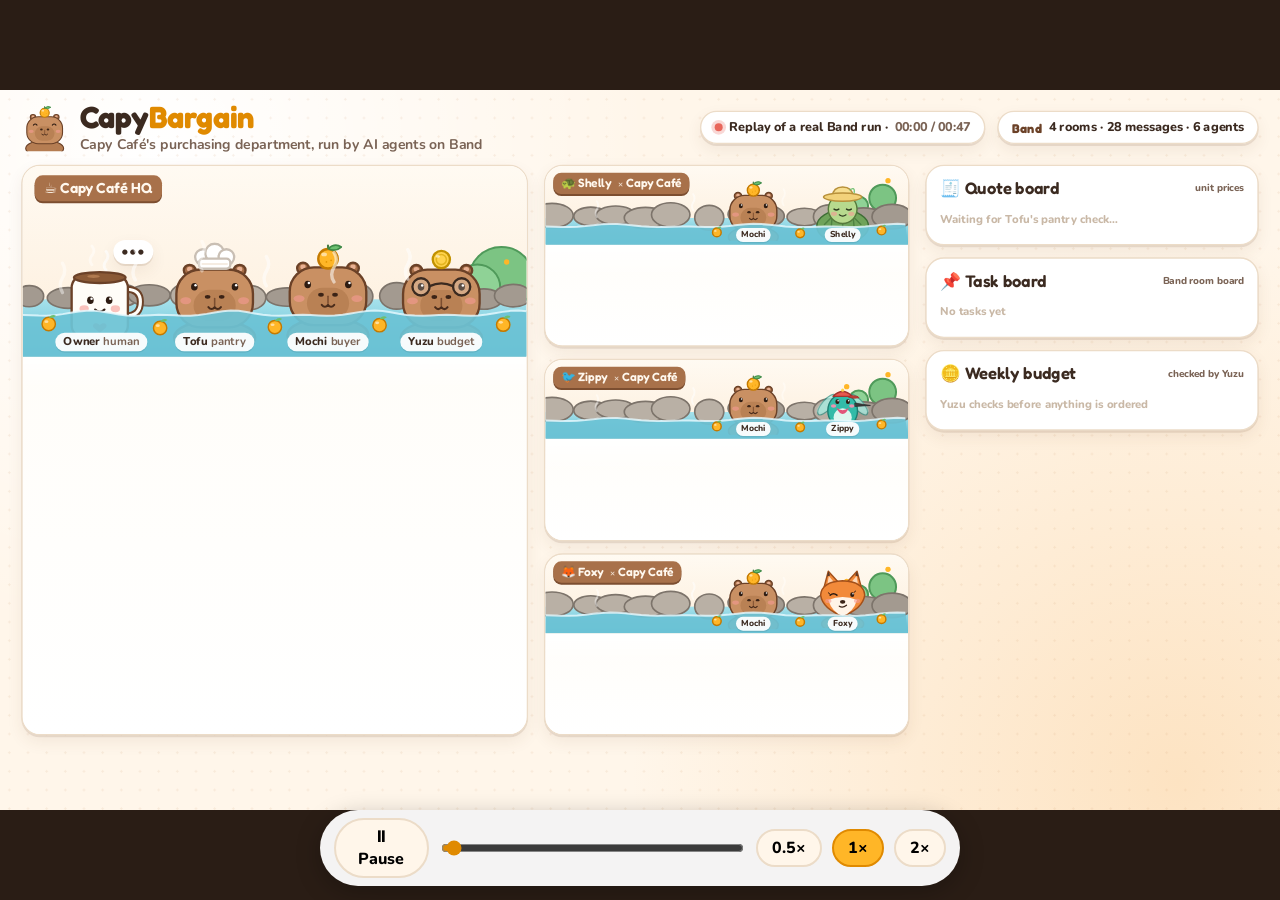
<file: web/index.html>
<!doctype html>
<html lang="en">
<head>
  <meta charset="utf-8">
  <meta name="viewport" content="width=device-width, initial-scale=1">
  <title>CapyBargain Onsen</title>
  <link rel="stylesheet" href="style.css">
</head>
<body>
  <div class="stage" id="stage"></div>
  <div class="controls" id="controls">
    <button id="play">⏸ Pause</button>
    <input type="range" id="scrub" min="0" max="1000" value="0" aria-label="Replay position">
    <button data-speed="0.5">0.5×</button>
    <button data-speed="1" class="on">1×</button>
    <button data-speed="2">2×</button>
  </div>
  <script type="module">
    import { buildModel } from "./model.js";
    import { Onsen, fitStage } from "./onsen.js";

    // ?live           poll the local server for the newest run while it happens
    // ?src=<file>     replay another transcript (default: the recorded demo run)
    // ?t=12&paused    jump to a moment
    const params = new URLSearchParams(location.search);
    const live = params.has("live");
    const src = params.get("src") || (live ? "/api/live" : "../runs/demo-transcript.json");
    const stage = document.getElementById("stage");
    fitStage(stage);
    await document.fonts.ready;

    if (live) {
      document.getElementById("controls").style.display = "none";
      const seen = new Map();
      let onsen = null;
      let model = null;
      let rooms = 0;
      const poll = async () => {
        try {
          const data = await (await fetch(src, { cache: "no-store" })).json();
          if (data.rooms) {
            model = buildModel(data);
            const now = performance.now() / 1000;
            for (const e of model.events) if (!seen.has(e.id)) seen.set(e.id, now);
            if (!onsen || model.rooms.length !== rooms) {
              onsen = new Onsen(stage, model, { badge: "Live on Band" });
              rooms = model.rooms.length;
            } else {
              onsen.model = model;
            }
          }
        } catch (err) {
          console.warn("live poll failed", err);
        }
        setTimeout(poll, 1200);
      };
      poll();
      const frame = () => {
        if (onsen) onsen.render(performance.now() / 1000, (e) => seen.get(e.id) ?? Infinity);
        requestAnimationFrame(frame);
      };
      frame();
    } else {
      const model = buildModel(await (await fetch(src)).json());
      const onsen = new Onsen(stage, model);
      const LEAD = 1.5;
      const end = model.duration + LEAD + 4;
      let t = parseFloat(params.get("t") ?? "0");
      let speed = 1;
      let playing = !params.has("paused");
      let last = performance.now();
      const scrub = document.getElementById("scrub");
      const play = document.getElementById("play");
      play.onclick = () => {
        playing = !playing;
        if (playing && t >= end) t = 0;
        play.textContent = playing ? "⏸ Pause" : "▶ Play";
      };
      scrub.oninput = () => (t = (scrub.value / 1000) * end);
      for (const b of document.querySelectorAll("[data-speed]")) {
        b.onclick = () => {
          speed = +b.dataset.speed;
          document.querySelectorAll("[data-speed]").forEach((x) => x.classList.toggle("on", x === b));
        };
      }
      const frame = (now) => {
        const dt = Math.min(0.1, (now - last) / 1000);
        last = now;
        if (playing) t = Math.min(end, t + dt * speed);
        if (t >= end && playing) play.onclick();
        scrub.value = String(Math.round((t / end) * 1000));
        onsen.render(t, (e) => e.ts + LEAD);
        requestAnimationFrame(frame);
      };
      requestAnimationFrame(frame);
    }
  </script>
</body>
</html>
</file>
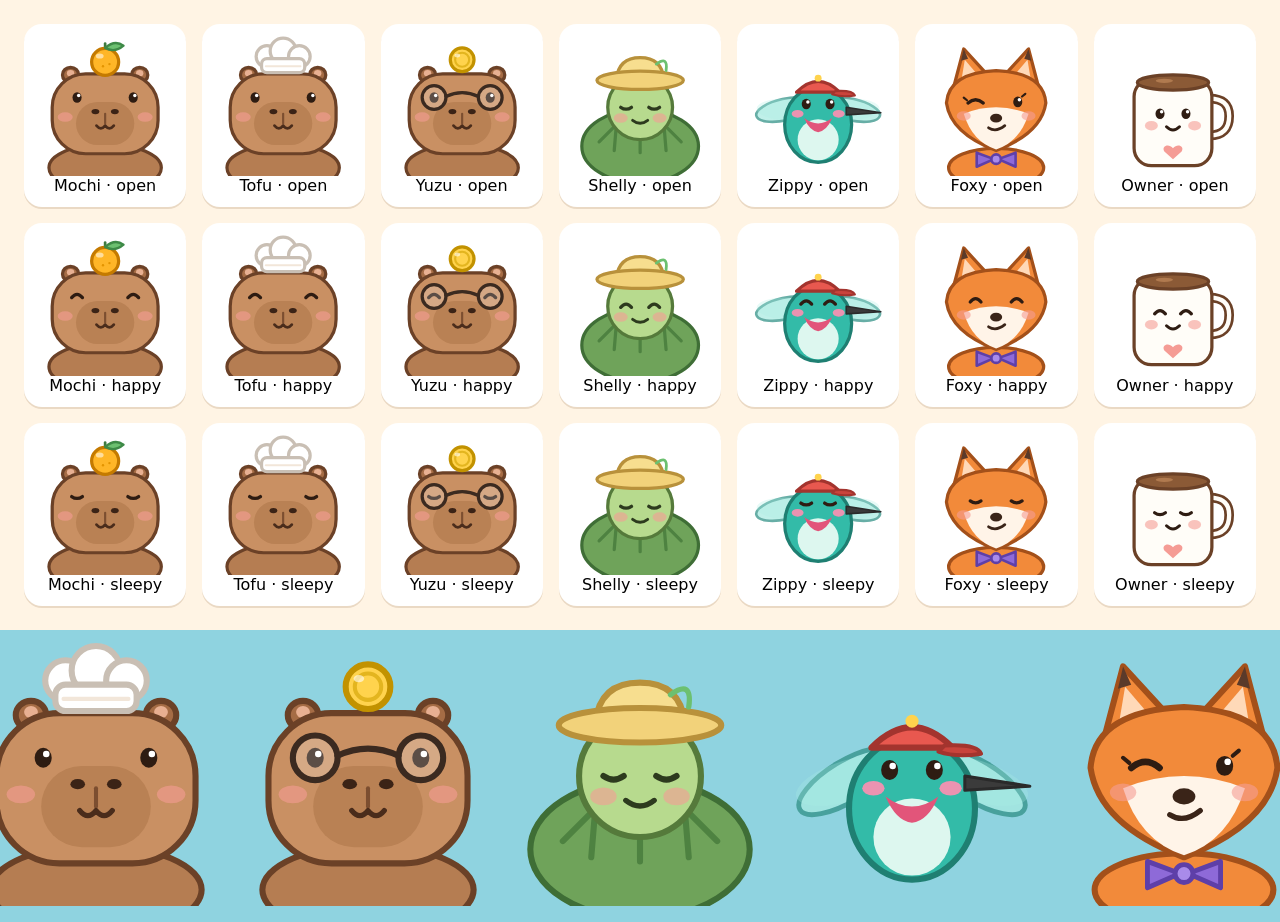
<file: web/cast-sheet.html>
<!doctype html>
<html lang="en"><head><meta charset="utf-8"><title>Cast sheet</title>
<style>
  body { margin: 0; background: #FFF4E4; font-family: system-ui, sans-serif; }
  .grid { display: grid; grid-template-columns: repeat(7, 1fr); gap: 16px; padding: 24px; }
  .cell { background: #fff; border-radius: 18px; padding: 12px; text-align: center; box-shadow: 0 2px 0 #ead9c4; }
  .cell svg { width: 100%; height: auto; display: block; }
  .big svg { width: 260px; }
  .row { display: flex; gap: 12px; justify-content: center; padding: 12px; background: #8FD3E0; }
</style></head>
<body>
<div class="grid" id="g"></div>
<div class="row" id="r"></div>
<script type="module">
  import { character, CAST } from "./art.js";
  const g = document.getElementById("g");
  for (const eyes of ["open", "happy", "sleepy"]) {
    for (const name of Object.keys(CAST)) {
      g.insertAdjacentHTML("beforeend", `<div class="cell">${character(name, { eyes, t: 0.31 })}<div>${name} · ${eyes}</div></div>`);
    }
  }
  const r = document.getElementById("r");
  for (const name of Object.keys(CAST)) r.insertAdjacentHTML("beforeend", `<div class="big">${character(name, { t: 0.5 })}</div>`);
</script>
</body></html>
</file>
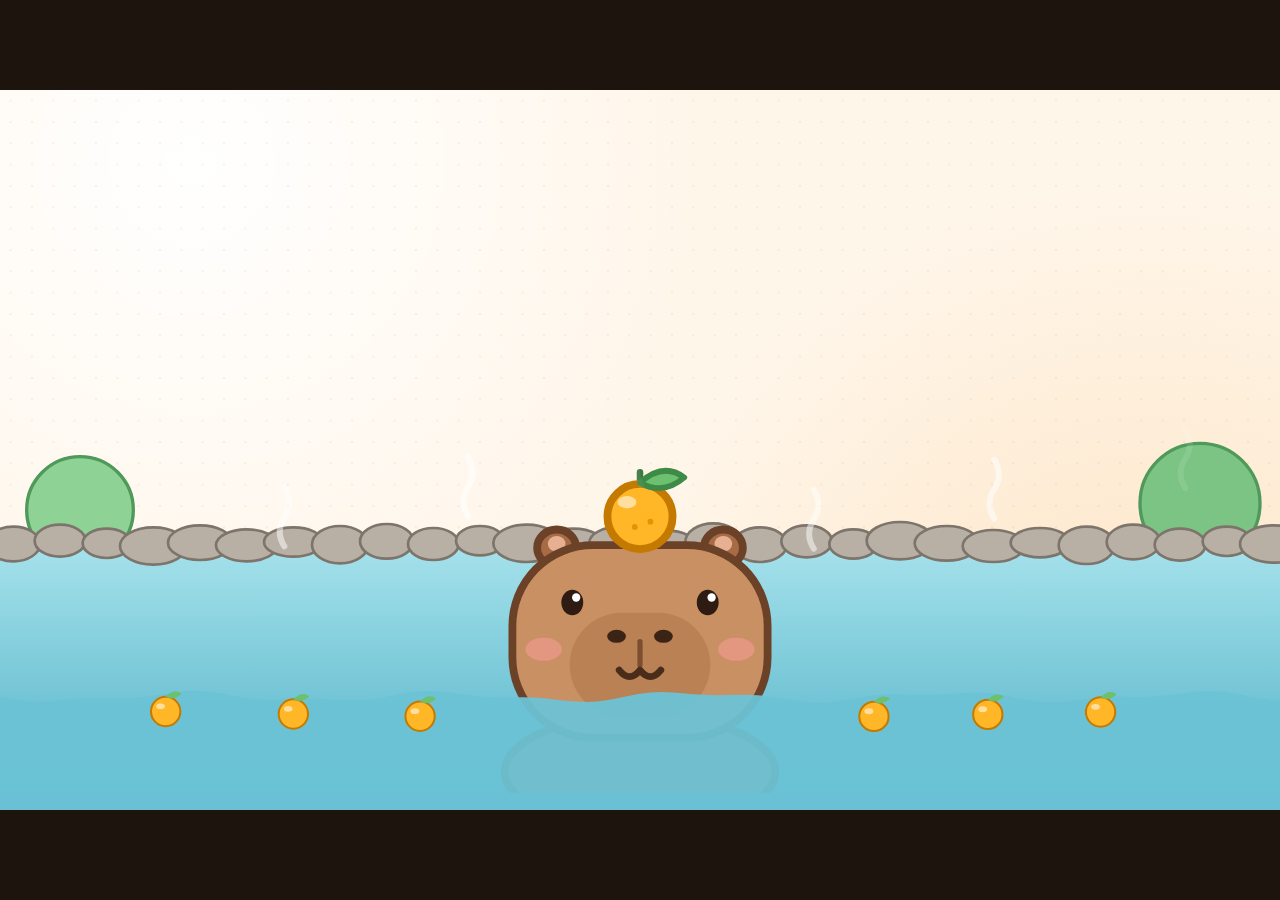
<file: web/video.html>
<!doctype html>
<html lang="en">
<head>
  <meta charset="utf-8">
  <meta name="viewport" content="width=device-width, initial-scale=1">
  <title>CapyBargain demo video</title>
  <link rel="stylesheet" href="style.css">
  <link rel="stylesheet" href="video.css">
</head>
<body>
  <div class="video-root" id="root"></div>
  <script type="module">
    // ?t=42      show one frame
    // ?play      play in real time with the soundtrack (video/build/soundtrack.wav)
    // ?cut=v2    the v2 cut, hosted by Mochi on Masky (video/timeline-v2.json)
    import { createDirector } from "./director.js";

    const root = document.getElementById("root");
    const fit = () => {
      const k = Math.min(innerWidth / 1920, innerHeight / 1080);
      root.style.transform = `translate(${(innerWidth - 1920 * k) / 2}px, ${(innerHeight - 1080 * k) / 2}px) scale(${k})`;
    };
    addEventListener("resize", fit);
    fit();
    await document.fonts.ready;

    const params = new URLSearchParams(location.search);
    const cut = params.get("cut") || "";
    const director = await createDirector(root, { cut });
    window.director = director;
    window.renderAt = director.renderAt;
    director.renderAt(parseFloat(params.get("t") ?? "0"));

    if (params.has("play")) {
      const audio = new Audio(`../video/build/${cut ? `${cut}/` : ""}soundtrack.wav`);
      document.body.addEventListener("click", () => audio.play(), { once: true });
      const frame = () => {
        director.renderAt(audio.currentTime);
        requestAnimationFrame(frame);
      };
      frame();
    }
    window.directorReady = true;
  </script>
</body>
</html>
</file>
<file: web/style.css>
@import url("fonts/fonts.css");

:root {
  --cream: #fff6ea;
  --cream-2: #fdecd6;
  --paper: #ffffff;
  --ink: #3b2a20;
  --ink-soft: #7a6355;
  --line: #ecdcc8;
  --capy: #c99063;
  --capy-dark: #6b4127;
  --yuzu: #ffb627;
  --yuzu-soft: #fff1cf;
  --yuzu-deep: #e08a00;
  --leaf: #4caf68;
  --leaf-soft: #dff5e4;
  --lilac: #8e6ad8;
  --lilac-soft: #efe7ff;
  --rose: #e8665b;
  --rose-soft: #ffe5e1;
  --water: #8fd6e3;
  --water-deep: #4fb0c6;
  --shelly: #4e8241;
  --zippy: #1f8f80;
  --foxy: #d2691e;
  --shadow: 0 3px 0 rgba(107, 65, 39, 0.12), 0 10px 24px rgba(107, 65, 39, 0.08);
  --heading: "Fredoka", "Nunito", system-ui, sans-serif;
  --body: "Nunito", system-ui, sans-serif;
}

* { box-sizing: border-box; }
html, body { margin: 0; height: 100%; }
body {
  background: #2a1d15;
  color: var(--ink);
  font-family: var(--body);
  overflow: hidden;
}

/* The stage is always 1920x1080 and scaled to fit, so the video and the
   browser replay are pixel-identical. */
.stage {
  position: absolute;
  left: 0;
  top: 0;
  width: 1920px;
  height: 1080px;
  transform-origin: 0 0;
  overflow: hidden;
  background:
    radial-gradient(circle at 12% 8%, #fff 0, transparent 38%),
    radial-gradient(circle at 92% 96%, #fde3c2 0, transparent 40%),
    var(--cream);
}
.stage::before {
  content: "";
  position: absolute;
  inset: 0;
  background-image: radial-gradient(rgba(201, 144, 99, 0.12) 1.6px, transparent 1.7px);
  background-size: 28px 28px;
  pointer-events: none;
}

/* --- top bar ------------------------------------------------------------------- */
.topbar {
  position: absolute;
  left: 32px;
  right: 32px;
  top: 18px;
  height: 76px;
  display: flex;
  align-items: center;
  gap: 18px;
}
.logo { width: 70px; height: 70px; }
.wordmark { font-family: var(--heading); font-weight: 700; font-size: 46px; letter-spacing: -0.5px; line-height: 1; }
.wordmark span { color: var(--yuzu-deep); }
.tagline { font-size: 21px; color: var(--ink-soft); font-weight: 700; margin-top: 4px; }
.topbar .spacer { flex: 1; }
.badge {
  display: inline-flex;
  align-items: center;
  gap: 10px;
  background: var(--paper);
  border: 2px solid var(--line);
  border-radius: 999px;
  padding: 10px 20px;
  font-weight: 800;
  font-size: 19px;
  box-shadow: var(--shadow);
}
.badge .dot { width: 12px; height: 12px; border-radius: 50%; background: var(--rose); }
.badge.live .dot { box-shadow: 0 0 0 5px rgba(232, 102, 91, 0.25); }
.badge .band { font-family: var(--heading); font-weight: 700; color: var(--capy-dark); }
.clock { font-variant-numeric: tabular-nums; color: var(--ink-soft); }

/* --- columns --------------------------------------------------------------------------- */
.col { position: absolute; top: 112px; bottom: 112px; display: flex; flex-direction: column; gap: 18px; }
.col-hq { left: 32px; width: 760px; }
.col-sup { left: 816px; width: 548px; }
.col-boards { left: 1388px; width: 500px; }

.card {
  background: var(--paper);
  border-radius: 28px;
  box-shadow: var(--shadow);
  border: 2px solid var(--line);
  overflow: hidden;
  position: relative;
}

/* --- pools (rooms) ------------------------------------------------------------------- */
.pool { display: flex; flex-direction: column; }
.pool.hq { flex: 1; }
.pool.sup { flex: 1; }
.pool .scene { position: relative; flex: none; background: linear-gradient(#fffaf2, #fdeedb); }
.pool.hq .scene { height: 286px; }
.pool.sup .scene { height: 118px; }
.scene svg.bg, .scene svg.front { position: absolute; left: 0; top: 0; width: 100%; height: 100%; }
.scene svg.front { pointer-events: none; }
.sign {
  position: absolute;
  left: 18px;
  top: 14px;
  z-index: 5;
  background: #a8714a;
  color: #fff8ee;
  font-family: var(--heading);
  font-weight: 600;
  border-radius: 12px;
  padding: 6px 14px 7px;
  box-shadow: 0 3px 0 #7c4e30;
  font-size: 22px;
  white-space: nowrap;
}
.pool.sup .sign { font-size: 18px; padding: 4px 11px 5px; top: 10px; left: 12px; }
.sign small { font-family: var(--body); font-weight: 700; opacity: 0.8; font-size: 0.72em; margin-left: 6px; }
.who {
  position: absolute;
  bottom: 0;
  transform-origin: 50% 100%;
}
.scene .nametag {
  position: absolute;
  bottom: 8px;
  transform: translateX(-50%);
  z-index: 4;
  background: rgba(255, 255, 255, 0.94);
  border-radius: 999px;
  padding: 2px 12px 3px;
  font-weight: 800;
  font-size: 17px;
  white-space: nowrap;
  box-shadow: 0 2px 0 rgba(0, 0, 0, 0.08);
}
.pool.sup .scene .nametag { font-size: 13px; padding: 1px 8px 2px; bottom: 4px; }
.scene .nametag em { font-style: normal; font-weight: 700; color: var(--ink-soft); }
.who .think,
.who .typing {
  position: absolute;
  left: 62%;
  top: -6px;
  background: #fff;
  border-radius: 999px;
  padding: 2px 12px 4px;
  font-size: 22px;
  font-weight: 800;
  box-shadow: var(--shadow);
  white-space: nowrap;
  z-index: 6;
}
.pool.sup .who .think, .pool.sup .who .typing { font-size: 16px; padding: 0 8px 2px; top: -2px; }
.who .think::after {
  content: "";
  position: absolute;
  left: 6px;
  bottom: -9px;
  width: 10px;
  height: 10px;
  border-radius: 50%;
  background: #fff;
}

/* --- feeds ---------------------------------------------------------------------------------- */
.feed {
  flex: 1;
  min-height: 0;
  display: flex;
  flex-direction: column;
  justify-content: flex-end;
  gap: 10px;
  padding: 14px 18px 16px;
  overflow: hidden;
  background: linear-gradient(#fffdf9, #fff);
  -webkit-mask-image: linear-gradient(transparent 0, #000 46px);
  mask-image: linear-gradient(transparent 0, #000 46px);
}
.pool.sup .feed { padding: 8px 12px 10px; gap: 6px; }
.msg { display: flex; gap: 12px; align-items: flex-start; flex: none; transform-origin: 0 100%; }
.msg .av {
  flex: none;
  width: 52px;
  height: 52px;
  border-radius: 50%;
  background: var(--cream-2);
  border: 2px solid var(--line);
  overflow: hidden;
}
.msg .av svg { width: 64px; height: 64px; margin: -2px 0 0 -8px; }
.pool.sup .msg .av { width: 38px; height: 38px; }
.pool.sup .msg .av svg { width: 48px; height: 48px; margin: -2px 0 0 -6px; }
.msg .body { min-width: 0; flex: 1; }
.msg .meta { font-size: 15px; font-weight: 800; color: var(--ink-soft); margin: 0 0 3px 4px; }
.msg .meta b { color: var(--ink); font-size: 17px; }
.pool.sup .msg .meta { font-size: 12px; margin-bottom: 1px; }
.pool.sup .msg .meta b { font-size: 14px; }
.bubble {
  background: var(--cream);
  border: 2px solid var(--line);
  border-radius: 6px 20px 20px 20px;
  padding: 10px 15px;
  font-size: 19px;
  line-height: 1.32;
  font-weight: 600;
}
.pool.sup .bubble { font-size: 15px; padding: 6px 11px; border-radius: 5px 16px 16px 16px; }
.bubble p { margin: 0; }
.bubble p + p, .bubble p + table, .bubble table + p { margin-top: 7px; }
.bubble b { font-weight: 800; }
.bubble.owner { background: #eaf6ff; border-color: #cfe6f7; }
.bubble.tofu { background: #fff0ea; border-color: #f6d6c8; }
.bubble.yuzu { background: #fff7d9; border-color: #f1e1a6; }
.bubble.mochi { background: var(--yuzu-soft); border-color: #f5d690; }
.bubble.shelly { background: #ecf6e5; border-color: #cfe5c3; }
.bubble.zippy { background: #e3f7f3; border-color: #bfe8df; }
.bubble.foxy { background: #fff0e3; border-color: #f6d3b5; }
.mention {
  display: inline-block;
  background: rgba(255, 182, 39, 0.28);
  color: #8a4b00;
  border-radius: 8px;
  padding: 0 6px;
  font-weight: 800;
}
table.md { border-collapse: collapse; width: 100%; font-size: 16px; background: rgba(255, 255, 255, 0.7); border-radius: 10px; overflow: hidden; }
table.md th { text-align: left; font-size: 12.5px; text-transform: uppercase; letter-spacing: 0.4px; color: var(--ink-soft); padding: 4px 9px; background: rgba(0, 0, 0, 0.035); }
table.md td { padding: 3px 9px; border-top: 1px solid rgba(0, 0, 0, 0.06); font-weight: 700; font-variant-numeric: tabular-nums; }
.chip {
  display: inline-flex;
  align-items: center;
  gap: 6px;
  background: rgba(255, 255, 255, 0.85);
  border: 1.5px solid rgba(0, 0, 0, 0.08);
  border-radius: 10px;
  padding: 1px 8px;
  margin: 3px 4px 0 0;
  font-weight: 800;
  font-variant-numeric: tabular-nums;
}
.chip s { color: var(--ink-soft); font-weight: 700; }
.honey { background: #fff4c7; border-color: #f0d36a; }
.sys {
  align-self: center;
  flex: none;
  font-size: 15px;
  font-weight: 800;
  color: var(--ink-soft);
  background: rgba(255, 255, 255, 0.85);
  border: 1.5px dashed var(--line);
  border-radius: 999px;
  padding: 3px 14px;
}
.pool.sup .sys { font-size: 12px; padding: 1px 10px; }
.thought {
  flex: none;
  margin-left: 64px;
  font-size: 16px;
  font-weight: 700;
  font-style: italic;
  color: #6d5a8a;
  background: var(--lilac-soft);
  border-radius: 14px;
  padding: 6px 12px;
}
.pool.sup .thought { margin-left: 50px; font-size: 12.5px; padding: 3px 9px; }
.attn {
  flex: none;
  border: 3px solid var(--yuzu);
  background: #fffaf0;
  border-radius: 18px;
  padding: 10px 16px;
  font-weight: 800;
  font-size: 19px;
  display: flex;
  gap: 12px;
  align-items: center;
}
.attn .paw { font-size: 30px; }
.attn small { display: block; font-size: 14px; color: var(--ink-soft); text-transform: uppercase; letter-spacing: 0.6px; }

/* approval overlay on HQ */
.approval {
  position: absolute;
  left: 50%;
  top: 214px;
  width: 560px;
  margin-left: -280px;
  z-index: 20;
  background: #fff;
  border: 4px solid var(--yuzu);
  border-radius: 30px;
  padding: 24px 28px;
  box-shadow: 0 20px 60px rgba(59, 42, 32, 0.28);
  text-align: center;
}
.approval h3 { font-family: var(--heading); margin: 0 0 6px; font-size: 32px; }
.approval p { margin: 0; font-size: 21px; font-weight: 700; color: var(--ink-soft); }
.approval .amount { font-family: var(--heading); font-size: 52px; font-weight: 700; color: var(--ink); margin: 6px 0; }
.approval .btns { display: flex; gap: 14px; justify-content: center; margin-top: 14px; }
.approval .btn { border-radius: 999px; padding: 9px 26px; font-weight: 800; font-size: 21px; border: 2px solid var(--line); background: var(--cream); }
.approval .btn.yes { background: var(--leaf); color: #fff; border-color: #3a9656; }
.stamp {
  position: absolute;
  right: -18px;
  bottom: 18px;
  font-family: var(--heading);
  font-weight: 700;
  font-size: 36px;
  color: var(--leaf);
  border: 5px solid var(--leaf);
  border-radius: 16px;
  padding: 4px 16px;
  background: #fff;
}

/* --- boards ------------------------------------------------------------------------------------ */
.board { padding: 18px 20px; }
.board h2 { font-family: var(--heading); font-weight: 600; font-size: 25px; margin: 0 0 12px; display: flex; align-items: center; gap: 10px; }
.board h2 small { font-family: var(--body); font-size: 15px; font-weight: 800; color: var(--ink-soft); margin-left: auto; }
.qb { width: 100%; border-collapse: separate; border-spacing: 5px; margin: -5px; width: calc(100% + 10px); }
.qb th { font-size: 15px; font-weight: 800; color: var(--ink-soft); text-align: center; padding: 0 0 2px; }
.qb th .sup { display: block; font-size: 18px; color: var(--ink); }
.qb td { background: var(--cream); border-radius: 12px; text-align: center; font-weight: 800; font-size: 19px; height: 56px; font-variant-numeric: tabular-nums; position: relative; }
.qb td.item { text-align: left; background: none; font-size: 17px; padding-left: 2px; line-height: 1.15; }
.qb td.item small { display: block; color: var(--ink-soft); font-size: 13.5px; font-weight: 800; }
.qb td.wait { color: #c9b8a6; }
.qb td.slow { background: #f3eeea; color: #a89a90; }
.qb td.slow .tag { color: var(--rose); }
.qb td.win { background: var(--yuzu-soft); box-shadow: inset 0 0 0 3px var(--yuzu); color: var(--ink); }
.qb td .tag { display: block; font-size: 12px; font-weight: 800; line-height: 1; margin-top: 2px; }
.qb td s { color: var(--ink-soft); font-size: 14px; font-weight: 700; display: block; line-height: 1; }
.qb td .crown { position: absolute; right: -6px; top: -10px; font-size: 22px; }
.qb-foot { display: flex; justify-content: space-between; margin-top: 12px; font-weight: 800; font-size: 17px; color: var(--ink-soft); }
.qb-foot b { color: var(--ink); font-size: 20px; }

.tasks .goal { font-weight: 800; color: var(--ink-soft); margin: -4px 0 10px; font-size: 16px; }
.task { display: flex; align-items: center; gap: 10px; padding: 9px 0; border-top: 1.5px dashed var(--line); }
.task .num { font-family: var(--heading); font-weight: 600; color: var(--ink-soft); width: 30px; font-size: 19px; }
.task .subj { flex: 1; font-weight: 800; font-size: 17px; line-height: 1.2; }
.task .subj small { display: block; font-size: 13.5px; color: var(--ink-soft); font-weight: 700; }
.pill { border-radius: 999px; padding: 4px 13px; font-weight: 800; font-size: 15px; white-space: nowrap; }
.pill.pending { background: #f1ebe4; color: #9a8a7c; }
.pill.in_progress { background: var(--yuzu-soft); color: #9a5b00; }
.pill.in_review { background: var(--lilac-soft); color: #5e3fa8; }
.pill.completed { background: var(--leaf-soft); color: #23743a; }
.empty { color: #c9b8a6; font-weight: 800; font-size: 17px; padding: 8px 0; }

.budget .bar { position: relative; height: 34px; border-radius: 12px; background: #f4ece3; overflow: visible; margin: 22px 0 8px; }
.budget .seg { position: absolute; top: 0; bottom: 0; border-radius: 12px; }
.budget .spent { background: #d9cdbf; }
.budget .order { background: var(--yuzu); }
.budget .over { background: repeating-linear-gradient(45deg, var(--rose), var(--rose) 6px, #f28f86 6px, #f28f86 12px); }
.budget .limit { position: absolute; top: -10px; bottom: -10px; width: 4px; border-radius: 2px; background: var(--ink); }
.budget .limit span { position: absolute; top: -20px; left: 50%; transform: translateX(-50%); font-size: 13px; font-weight: 800; white-space: nowrap; }
.budget .legend { display: flex; justify-content: space-between; font-size: 15px; font-weight: 800; color: var(--ink-soft); }
.budget .verdict { margin-top: 8px; font-size: 18px; font-weight: 800; }
.budget .verdict.ok { color: #23743a; }
.budget .verdict.warn { color: #b8463c; }
.saved { margin-top: 6px; font-weight: 800; font-size: 17px; color: var(--ink-soft); }
.saved b { color: #23743a; font-size: 21px; }

/* --- captions ------------------------------------------------------------------------------------- */
.caption {
  position: absolute;
  left: 50%;
  bottom: 28px;
  transform: translateX(-50%);
  width: max-content;
  max-width: 1560px;
  background: rgba(59, 42, 32, 0.9);
  color: #fff8ee;
  border-radius: 22px;
  padding: 12px 28px 13px;
  font-size: 30px;
  font-weight: 700;
  line-height: 1.25;
  text-align: center;
  z-index: 50;
}

/* --- confetti ------------------------------------------------------------------------------------- */
.confetti { position: absolute; inset: 0; pointer-events: none; z-index: 40; overflow: hidden; }
.confetti span { position: absolute; font-size: 34px; }

/* --- replay controls (browser only) ---------------------------------------------------------------- */
.controls {
  position: fixed;
  left: 50%;
  bottom: 14px;
  transform: translateX(-50%);
  z-index: 100;
  display: flex;
  gap: 10px;
  align-items: center;
  background: rgba(255, 255, 255, 0.95);
  border-radius: 999px;
  padding: 8px 14px;
  box-shadow: 0 6px 24px rgba(0, 0, 0, 0.25);
  font-weight: 800;
}
.controls button {
  font: inherit;
  border: 2px solid var(--line);
  background: var(--cream);
  border-radius: 999px;
  padding: 6px 14px;
  cursor: pointer;
}
.controls button.on { background: var(--yuzu); border-color: var(--yuzu-deep); }
.controls input[type="range"] { width: 320px; accent-color: var(--yuzu-deep); }
</file>
<file: web/video.css>
/* Scenes for the demo video (web/video.html). The live-run scenes reuse the
   onsen stage from style.css. */

body { background: #1d140e; }
.video-root { position: absolute; left: 0; top: 0; width: 1920px; height: 1080px; overflow: hidden; transform-origin: 0 0; background: var(--cream); }
.layer {
  position: absolute;
  inset: 0;
  overflow: hidden;
  background: radial-gradient(circle at 15% 10%, #fff 0, transparent 40%), radial-gradient(circle at 90% 90%, #fde3c2 0, transparent 42%), var(--cream);
}
.layer::before {
  content: "";
  position: absolute;
  inset: 0;
  background-image: radial-gradient(rgba(201, 144, 99, 0.13) 1.8px, transparent 1.9px);
  background-size: 32px 32px;
}
.layer > * { position: absolute; }
.spring { position: absolute; inset: 0; width: 100%; height: 100%; }

/* --- title ---------------------------------------------------------------------------------------- */
.t-title, .o-title {
  left: 50%;
  top: 110px;
  font-family: var(--heading);
  font-weight: 700;
  font-size: 176px;
  line-height: 1;
  letter-spacing: -3px;
  white-space: nowrap;
  transform-origin: 50% 60%;
}
.capy { color: var(--capy-dark); }
.bar { color: var(--yuzu-deep); }
.t-sub { left: 50%; top: 318px; font-size: 44px; font-weight: 800; color: var(--ink-soft); white-space: nowrap; }
.t-sub b { font-family: var(--heading); color: var(--ink); }
.t-pool { left: 0; bottom: 0; width: 1920px; height: 600px; }
.t-front { position: absolute; inset: 0; width: 100%; height: 100%; }
.t-mochi { position: absolute; left: 50%; bottom: 20px; width: 500px; }
.t-tag {
  left: 1290px;
  top: 640px;
  z-index: 3;
  background: #fff;
  border-radius: 999px;
  padding: 8px 30px 10px;
  font-weight: 800;
  font-size: 36px;
  box-shadow: var(--shadow);
  white-space: nowrap;
}
.t-tag em { font-style: normal; color: var(--ink-soft); font-weight: 700; }
.t-sign {
  left: 300px;
  top: 600px;
  background: #a8714a;
  color: #fff8ee;
  font-family: var(--heading);
  font-weight: 600;
  font-size: 54px;
  padding: 12px 32px 16px;
  border-radius: 22px;
  box-shadow: 0 6px 0 #7c4e30;
}

/* --- problem ---------------------------------------------------------------------------------------- */
.p-title, .h-title, .w-title {
  left: 50%;
  top: 64px;
  font-family: var(--heading);
  font-weight: 700;
  font-size: 84px;
  white-space: nowrap;
}
.p-cards { left: 0; right: 0; top: 270px; display: flex; justify-content: center; gap: 48px; }
.p-card {
  width: 430px;
  height: 330px;
  background: #fff;
  border-radius: 38px;
  border: 3px solid var(--line);
  box-shadow: var(--shadow);
  display: flex;
  flex-direction: column;
  align-items: center;
  justify-content: center;
  gap: 8px;
  text-align: center;
  padding: 0 24px;
}
.p-card .big { font-size: 112px; line-height: 1.05; }
.p-card b { font-family: var(--heading); font-size: 46px; font-weight: 600; }
.p-card span { font-size: 27px; font-weight: 700; color: var(--ink-soft); }
.p-same {
  left: 50%;
  top: 676px;
  display: flex;
  align-items: center;
  gap: 26px;
  background: var(--rose-soft);
  border: 3px solid #f4c3bc;
  border-radius: 999px;
  padding: 14px 54px 14px 22px;
  white-space: nowrap;
}
.p-same b { display: block; font-family: var(--heading); font-weight: 600; font-size: 46px; }
.p-same span { font-size: 28px; font-weight: 800; color: var(--ink-soft); }
.p-tofu { width: 150px; position: static; }

/* --- herd --------------------------------------------------------------------------------------------- */
.h-title span { font-family: var(--body); font-size: 40px; font-weight: 800; color: var(--ink-soft); }
.h-row-label { left: 0; right: 0; text-align: center; font-weight: 800; font-size: 29px; color: var(--ink-soft); }
.h-row-label.r1 { top: 182px; }
.h-row-label.r2 { top: 520px; }
.h-row { left: 0; right: 0; display: flex; justify-content: center; gap: 40px; }
.h-row.r1 { top: 226px; }
.h-row.r2 { top: 564px; }
.h-card {
  width: 480px;
  height: 278px;
  background: #fff;
  border-radius: 34px;
  border: 3px solid var(--line);
  box-shadow: var(--shadow);
  display: grid;
  grid-template-columns: 190px 1fr;
  grid-template-rows: auto auto 1fr;
  column-gap: 18px;
  padding: 26px 26px 20px;
  align-items: center;
}
.h-pic { grid-row: 1 / 4; width: 190px; background: linear-gradient(#fffaf2, #dff3f7); border-radius: 26px; padding: 8px; }
.h-name { font-family: var(--heading); font-weight: 700; font-size: 46px; align-self: end; }
.h-role { font-weight: 800; font-size: 25px; color: var(--yuzu-deep); }
.h-line { font-weight: 700; font-size: 23px; color: var(--ink-soft); align-self: start; margin-top: 6px; line-height: 1.25; }
.h-banner {
  left: 50%;
  top: 866px;
  background: var(--ink);
  color: #fff8ee;
  font-family: var(--heading);
  font-weight: 600;
  font-size: 46px;
  padding: 10px 40px 14px;
  border-radius: 999px;
  white-space: nowrap;
}
.h-hearts { inset: 0; pointer-events: none; }
.h-hearts span { position: absolute; font-size: 46px; }

/* --- why Band -------------------------------------------------------------------------------------------- */
.w-grid { left: 150px; width: 1170px; top: 196px; display: flex; flex-direction: column; gap: 20px; }
.w-tile {
  display: flex;
  gap: 26px;
  align-items: center;
  background: #fff;
  border-radius: 30px;
  border: 3px solid var(--line);
  box-shadow: var(--shadow);
  padding: 16px 28px;
}
.w-icon {
  width: 96px;
  height: 96px;
  flex: none;
  border-radius: 28px;
  background: var(--yuzu-soft);
  display: flex;
  align-items: center;
  justify-content: center;
  font-size: 54px;
  font-family: var(--heading);
  font-weight: 700;
  color: var(--yuzu-deep);
}
.w-tile b { display: block; font-family: var(--heading); font-weight: 600; font-size: 40px; }
.w-tile span { font-size: 26px; font-weight: 700; color: var(--ink-soft); }
.w-stats { right: 120px; top: 240px; display: flex; flex-direction: column; gap: 16px; align-items: flex-end; }
.w-stats span { background: #fff; border: 3px solid var(--line); border-radius: 999px; padding: 8px 26px; font-weight: 800; font-size: 30px; box-shadow: var(--shadow); }
.w-mochi { right: 150px; bottom: 120px; width: 300px; }

/* --- outro ------------------------------------------------------------------------------------------------- */
.o-title { top: 70px; font-size: 156px; }
.o-line { left: 50%; top: 248px; font-size: 48px; font-weight: 800; white-space: nowrap; }
.o-stats { left: 0; right: 0; top: 336px; display: flex; justify-content: center; gap: 18px; }
.o-stats span { background: #fff; border: 3px solid var(--line); border-radius: 999px; padding: 8px 24px; font-weight: 800; font-size: 30px; box-shadow: var(--shadow); }
.o-pool { left: 0; bottom: 0; width: 1920px; height: 620px; }
.o-who { position: absolute; bottom: 98px; width: 262px; }
.o-front { position: absolute; inset: 0; width: 100%; height: 100%; }
.o-foot { right: 40px; top: 30px; font-weight: 800; font-size: 26px; color: var(--ink-soft); }

/* --- overlays ------------------------------------------------------------------------------------------------ */
.spot { position: absolute; left: 0; top: 0; width: 1920px; height: 1080px; pointer-events: none; z-index: 30; opacity: 0; }
.toast {
  position: absolute;
  left: 47.3%;
  top: 22px;
  z-index: 60;
  background: var(--ink);
  color: #fff8ee;
  font-family: var(--heading);
  font-weight: 600;
  font-size: 42px;
  padding: 8px 36px 12px;
  border-radius: 999px;
  box-shadow: 0 10px 30px rgba(0, 0, 0, 0.25);
  display: none;
}
.vcap { z-index: 70; }

/* --- v2: Mochi hosts on Masky (?cut=v2) ---------------------------------------------------------------- */
.screen { position: absolute; inset: 0; }
.dim { position: absolute; inset: 0; z-index: 40; background: #1d140e; opacity: 0; pointer-events: none; }
.video-root.v2 { background: radial-gradient(circle at 88% 12%, #fff 0, transparent 34%), linear-gradient(135deg, #ffe9c9, #ffd59e); }
.v2 .screen {
  inset: auto;
  left: 0;
  top: 0;
  width: 1920px;
  height: 1080px;
  transform: translate(40px, 56px) scale(0.8);
  transform-origin: 0 0;
  border-radius: 56px;
  overflow: hidden;
  box-shadow: 0 30px 80px rgba(80, 45, 15, 0.35);
}
.v2 .caption { left: 808px; bottom: 26px; max-width: 1480px; }
.host {
  position: absolute;
  left: 1600px;
  top: 56px;
  width: 280px;
  height: 864px;
  background: #fffaf2;
  border-radius: 44px;
  box-shadow: 0 24px 60px rgba(80, 45, 15, 0.28);
}
.host > * { position: absolute; left: 0; right: 0; text-align: center; }
.host-eyebrow { top: 32px; font-weight: 800; font-size: 22px; letter-spacing: 4px; text-transform: uppercase; color: #9a5208; }
.host-ring { left: 24px; right: auto; top: 88px; width: 232px; height: 232px; border-radius: 50%; background: #f0a020; box-shadow: 0 0 0 6px #ffe2a8; }
.host-away { top: 190px; font-weight: 800; font-size: 22px; color: #fff8ee; opacity: 0; }
.host-name { top: 344px; font-family: var(--heading); font-weight: 700; font-size: 40px; }
.host-role { top: 398px; font-weight: 800; font-size: 20px; color: var(--ink-soft); }
.host-bars { top: 436px; height: 44px; display: flex; justify-content: center; align-items: center; gap: 7px; }
.host-bars i { display: block; width: 9px; height: 6px; border-radius: 6px; background: #f0a020; }
.host-label { top: 512px; font-weight: 800; font-size: 20px; color: var(--ink-soft); }
.host-herd { top: 548px; left: 22px; right: 22px; display: grid; grid-template-columns: repeat(3, 1fr); gap: 4px; justify-items: center; }
.host-herd div { width: 74px; }
.host-by { top: 756px; font-weight: 800; font-size: 20px; color: var(--ink-soft); }
.host-masky { top: 780px; font-family: var(--heading); font-weight: 700; font-size: 60px; color: var(--ink); }
.cam {
  position: absolute;
  z-index: 80;
  box-sizing: border-box;
  object-fit: cover;
  border: 6px solid #fffaf2;
  background: #f3dcc0;
  box-shadow: 0 18px 50px rgba(46, 28, 18, 0.35);
}
.cam-tag {
  position: absolute;
  z-index: 81;
  background: var(--ink);
  color: #fff8ee;
  font-weight: 800;
  font-size: 20px;
  padding: 6px 16px 7px;
  border-radius: 999px;
  white-space: nowrap;
  transform-origin: 50% 0;
}
.cam-ask {
  position: absolute;
  z-index: 81;
  background: #fffaf2;
  font-family: var(--heading);
  font-weight: 600;
  font-size: 34px;
  padding: 10px 28px 12px;
  border-radius: 999px;
  white-space: nowrap;
  box-shadow: 0 12px 30px rgba(0, 0, 0, 0.25);
  opacity: 0;
}

/* scene 3.5: Mochi on Masky (the big cam sits over .m-frame) */
.m-frame { left: 92px; top: 147px; width: 831px; height: 831px; border-radius: 76px; background: radial-gradient(circle, #fff 0, #ffe3b3 70%); }
.m-title { left: 980px; top: 140px; font-family: var(--heading); font-weight: 700; font-size: 92px; white-space: nowrap; transform-origin: 0 50%; }
.m-title span { color: var(--yuzu-deep); }
.m-list { left: 980px; top: 286px; width: 860px; display: flex; flex-direction: column; gap: 18px; }
.m-row {
  display: flex;
  gap: 24px;
  align-items: center;
  background: #fff;
  border-radius: 30px;
  border: 3px solid var(--line);
  box-shadow: var(--shadow);
  padding: 16px 26px;
}
.m-icon {
  width: 88px;
  height: 88px;
  flex: none;
  border-radius: 26px;
  background: var(--yuzu-soft);
  display: flex;
  align-items: center;
  justify-content: center;
  font-size: 50px;
}
.m-row b { display: block; font-family: var(--heading); font-weight: 600; font-size: 40px; }
.m-row span { font-size: 26px; font-weight: 700; color: var(--ink-soft); }
.m-api {
  left: 980px;
  top: 872px;
  width: 860px;
  display: flex;
  flex-direction: column;
  gap: 6px;
  background: var(--ink);
  color: #ffe2a8;
  border-radius: 24px;
  padding: 18px 26px;
  font-family: ui-monospace, Menlo, Consolas, monospace;
  font-size: 26px;
}
</file>
